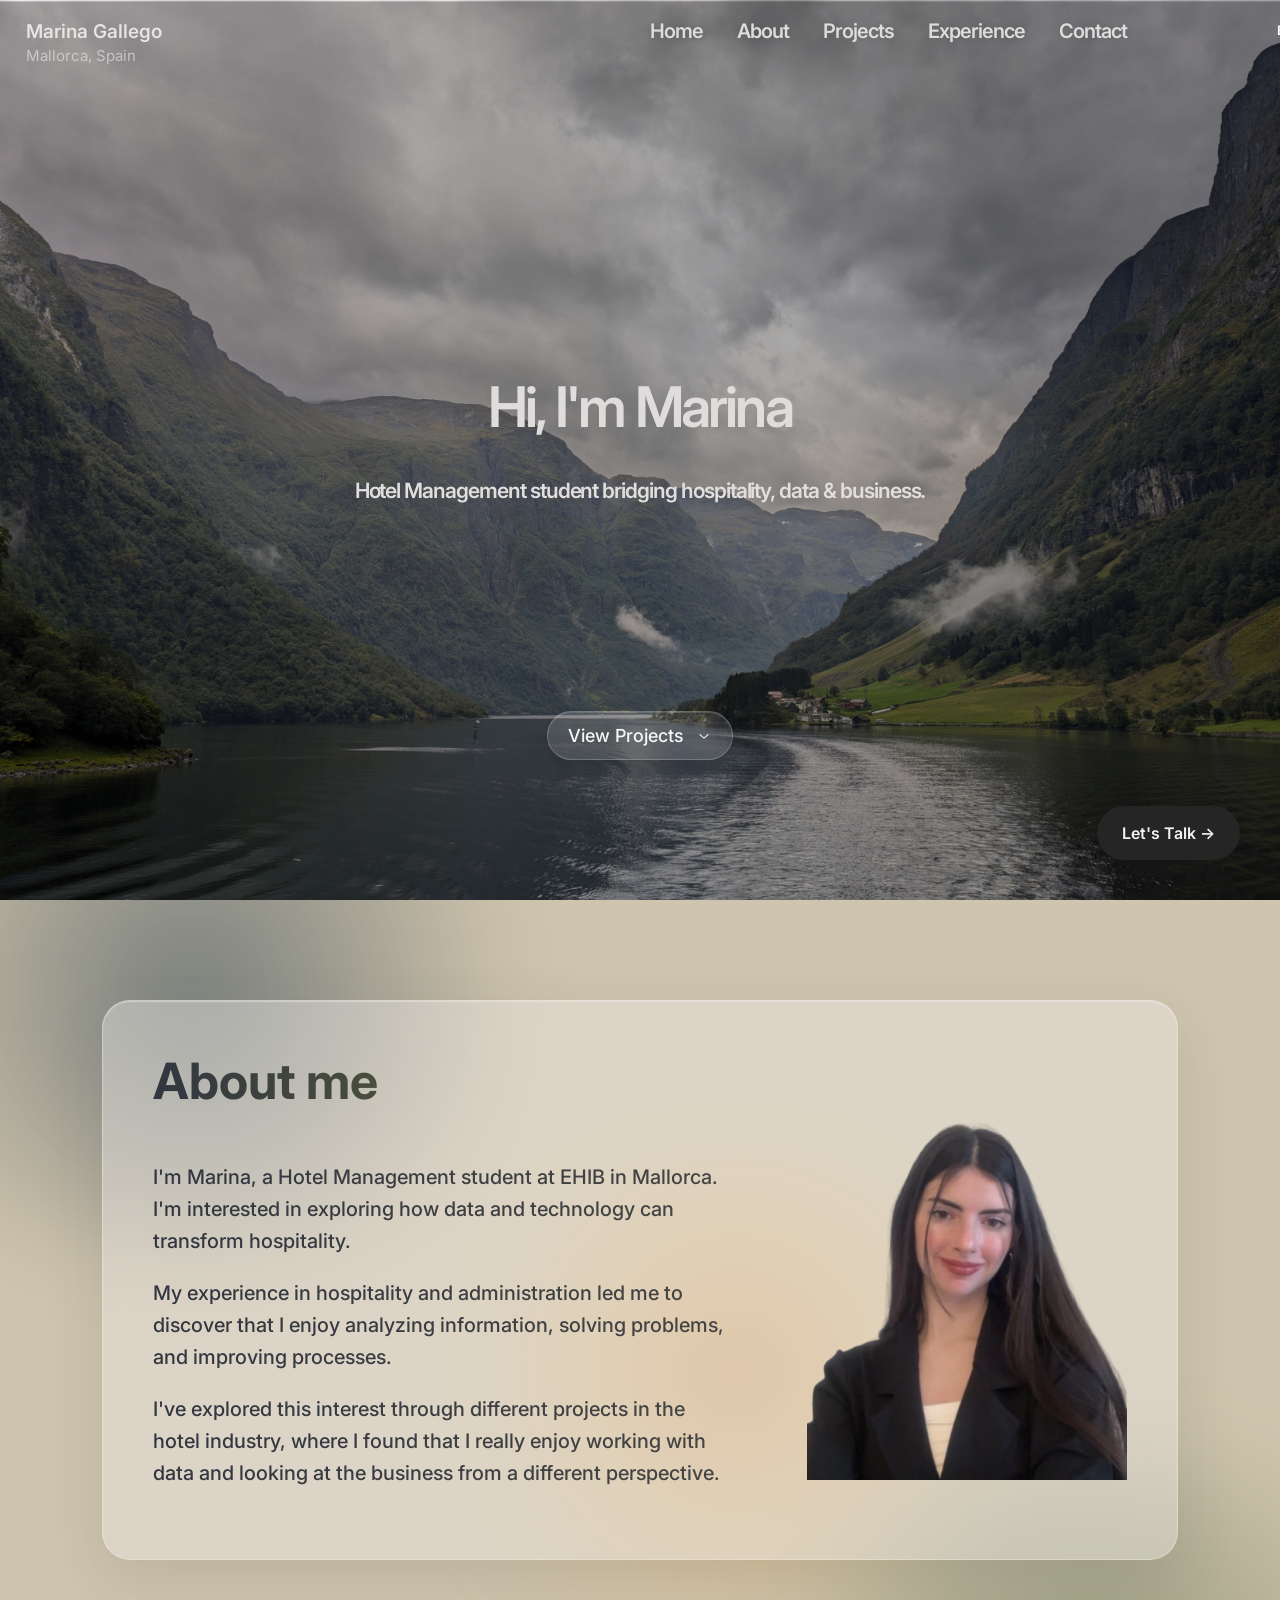
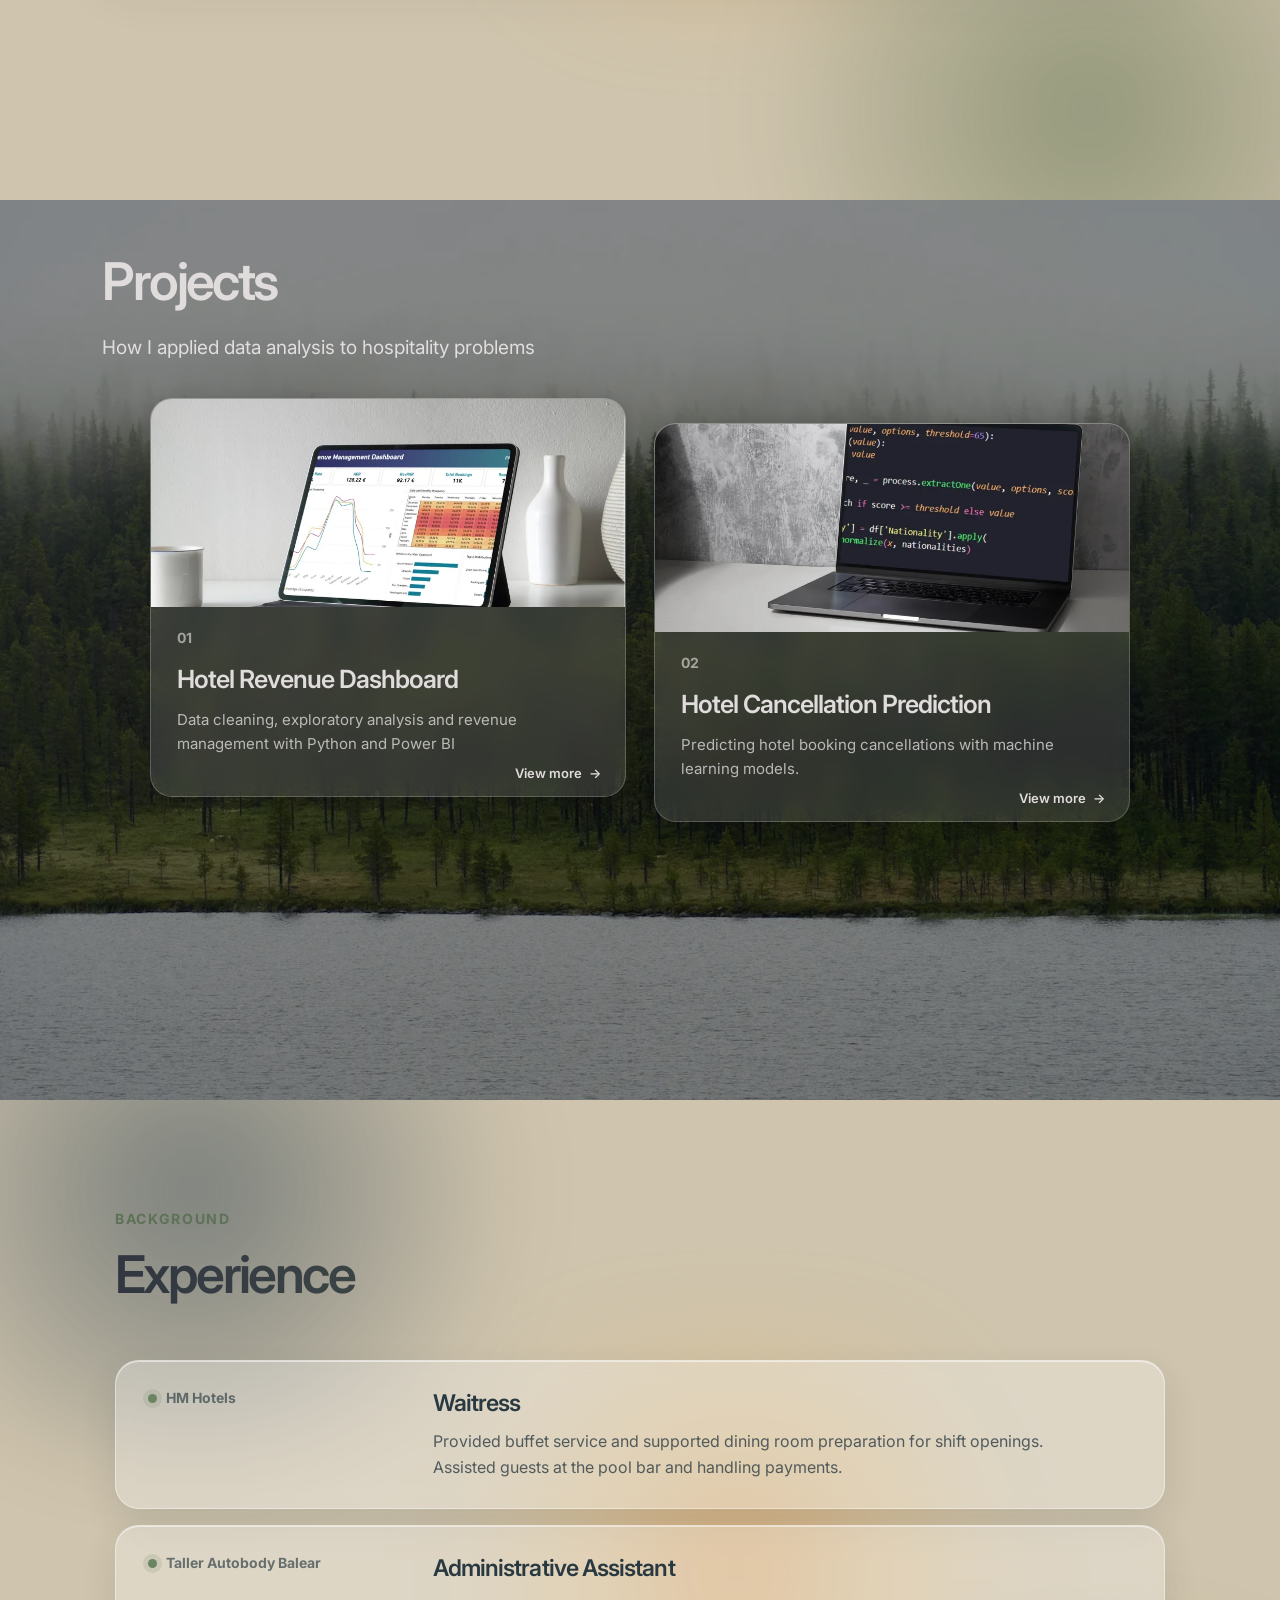
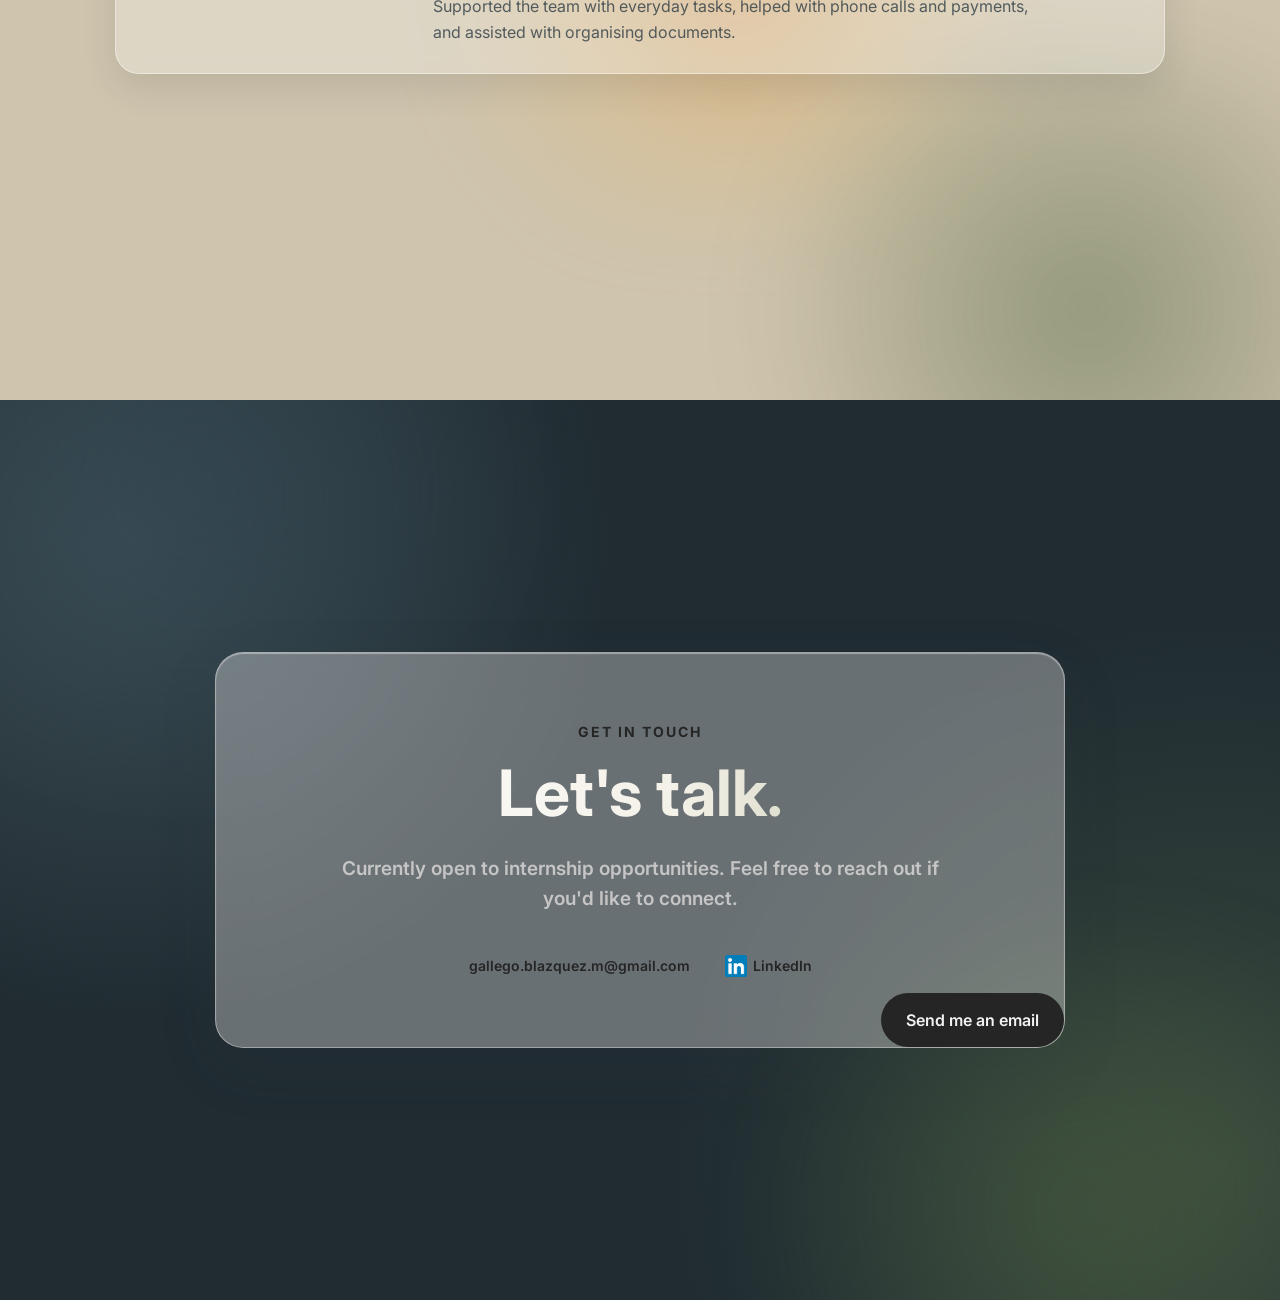
<file: index.html>
<!DOCTYPE html>
<html lang="en">
<head>
    <meta charset="UTF-8">
    <meta name="viewport" content="width=device-width, initial-scale=1.0, viewport-fit=cover">
    <title>Marina Gallego | Data & Revenue Analytics</title>
    <link rel="stylesheet" href="style.css">

    <link rel="preconnect" href="https://fonts.googleapis.com">
    <link rel="preconnect" href="https://fonts.gstatic.com" crossorigin>
    <link href="https://fonts.googleapis.com/css2?family=Liter&display=swap" rel="stylesheet">
    <link rel="preconnect" href="https://fonts.googleapis.com">
    <link rel="preconnect" href="https://fonts.gstatic.com" crossorigin>
    <link href="https://fonts.googleapis.com/css2?family=Inter:wght@400;500;600;700;800&display=swap" rel="stylesheet">
</head>

<body>
    <header>
        <div class="header-background"></div>
    <nav>
        <div class="navbar">

           
            <div class="nav-links">
                <a href="#home" data-i18n="nav-home">Home</a>
                <a href="#about" data-i18n="nav-about">About</a>
                <a href="#projects" data-i18n="nav-projects">Projects</a>
                <a href="#experience" data-i18n="nav-experience">Experience</a>
                <a href="#contact" data-i18n="nav-contact">Contact</a>
            </div>

            <div class="language-switcher">
                <button class="language-button" data-language="en">EN</button>
                <button class="language-button" data-language="es">ES</button>
            </div>

            <button class="mobile-menu-button" aria-label="Open menu">
                <span></span>
                <span></span>
            </button>

        </div>
    </nav>
</header>

<main>
    <section class="hero" id="home">

        <div class="hero-text">
            <p class="hero-name">Marina Gallego</p>
            <span class="hero-location" data-i18n="hero-location">Mallorca, Spain</span>
            <div class="hero-intro">
                <div class="hero-title">
                    <h1 data-i18n="hero-greeting">
                        Hi, I'm Marina</h1>
                    <p class="hero-role" data-i18n="hero-role">Hotel Management student bridging hospitality, data & business.</p>
                </div>
            </div>

        </div>

        <div class="hero-buttons">
           <a href="#projects" class="projects-link">
                <span data-i18n="hero-projects">View Projects</span>
                <img src="icons/arrow-ios-downward-outline.svg" alt="">
           </a>
           <a href="#contact"  class="contact-link" data-i18n="hero-contact">Let's Talk →</a>
        </div>

    </section>


<section id="about" class="about">
    <div class="ambient-beige"></div>

    <div class="about-content">

        <div class="about-copy">
            <h2 data-i18n="about-label">About me</h2>

            <div class="about-text">
                <p data-i18n="about-text-1">
                    I'm Marina, a Hotel Management student at EHIB in Mallorca. I'm interested in the intersection of hospitality, data, and technology.
                </p>
                <p data-i18n="about-text-2">
                    My experience in hospitality and administration led me to discover that I enjoy analyzing information, solving problems, and improving processes.
                </p>
                <p data-i18n="about-text-3">
                    I've explored this interest through different projects in the hotel industry, where I found that I really enjoy working with data and looking at the business from a different perspective.
                </p>

                
            </div>
        </div>

        <div class="about-image">
            <img src="images/profile.webp" alt="Marina Gallego">
        </div>

    </div>

</section>

<section id="projects" class="projects">
    <div class="projects-content">
        <h2 data-i18n="projects-title">Projects</h2>
        <p class="projects-intro" data-i18n="projects-intro">How I applied data analysis to hospitality problems</p>

        <div class="projects-grid">
            <article class="project-card">
                <img class="project-image" src="images/pc.webp" alt="Hotel revenue dashboard project">
                <div class="project-card-content">
                    <span class="project-number">01</span>
                    <h3 data-i18n="project-01-title">Hotel Revenue Dashboard</h3>
                    <p data-i18n="project-01-description">Data cleaning, exploratory analysis and revenue management with Python and Power BI</p>
                </div>
                <a class="project-more" href="revenue-dashboard.html" data-i18n="project-view">View more <span aria-hidden="true">&rarr;</span></a>
            </article>

            <article class="project-card">
                <img class="project-image" src="images/prediction.webp" alt="Prediction project visualisation">
                <div class="project-card-content">
                    <span class="project-number">02</span>
                    <h3 data-i18n="project-02-title">Hotel Cancellation Prediction</h3>
                    <p data-i18n="project-02-description">Predicting hotel booking cancellations with machine learning models.</p>
                </div>
                <a class="project-more" href="hotel-cancellation-prediction.html" data-i18n="project-view">View more <span aria-hidden="true">&rarr;</span></a>
            </article>
        </div>
    </div>
</section>

<section id="experience" class="experience">
    <div class="ambient-beige"></div>
    <div class="experience-content">
        <p class="experience-eyebrow" data-i18n="experience-title">Background</p>
        <h2 data-i18n="experience-label">Experience</h2>

        <div class="experience-list">
            <article class="experience-item">
                <p class="experience-period">HM Hotels</p>
                <div>
                    <h3 data-i18n="experience-01-role">Waitress</h3>
                    <p data-i18n="experience-01-description">Provided buffet service and supported dining room preparation for shift openings. 
                       Assisted guests at the pool bar and handling payments.
                    </p>
                </div>
            </article>

            <article class="experience-item">
                <p class="experience-period">Taller Autobody Balear</p>
                <div>
                    <h3 data-i18n="experience-02-role">Administrative Assistant</h3>
                    <p data-i18n="experience-02-description">Supported the team with everyday tasks, helped with phone calls and payments, and assisted with organising documents.</p>
                </div>
            </article>
        </div>
    </div>
</section>




<section id="contact" class="contact">

    <div class="contact-content">

        <p class="contact-eyebrow" data-i18n="contact-title">Get in touch</p>

        <h2 data-i18n="contact-intro">Let's talk.</h2>

        <p class="contact-intro" data-i18n="contact-availability">
            Currently open to internship opportunities. Feel free to reach out if you'd like to connect.
        </p>

        <a href="mailto:gallego.blazquez.m@gmail.com" class="contact-link">
            <span data-i18n="contact-email">Send me an email</span>
        </a>

        <div class="contact-details">
            <a href="mailto:gallego.blazquez.m@gmail.com">gallego.blazquez.m@gmail.com</a>
            <a class="linkedin-link" href="https://www.linkedin.com/in/marina-gallego-bl" target="_blank" rel="noopener noreferrer" aria-label="LinkedIn de Marina Gallego">
                <img class="linkedin-logo" src="icons/LinkedIn_icon.svg.webp" alt="LinkedIn">
                <span>LinkedIn</span>
            </a>
        </div>

    </div>

</section>

</main>

<script>
const sections = document.querySelectorAll(
    '#about, #projects, #experience, #contact'
);

const observer = new IntersectionObserver((entries) => {
    entries.forEach(entry => {
        if (entry.isIntersecting) {
            entry.target.classList.add('visible');
        }
    });
}, {
    threshold: 0.15
});

sections.forEach(section => observer.observe(section));
</script>
<script>
window.addEventListener("scroll", function () {
    const header = document.querySelector("header");

    if (window.scrollY > 50) {
        header.classList.add("scrolled");
    } else {
        header.classList.remove("scrolled");
    }
});
</script>
<script>
function setViewportHeight() {
    const viewport = window.visualViewport;
    const height = viewport ? viewport.height : window.innerHeight;
    document.documentElement.style.setProperty('--vh', `${height * 0.01}px`);
}

function refreshViewportHeight() {
    // Safari updates visualViewport just after rotating the device.
    requestAnimationFrame(() => {
        setViewportHeight();
        setTimeout(setViewportHeight, 150);
    });
}

setViewportHeight();
window.addEventListener('resize', refreshViewportHeight, { passive: true });
window.addEventListener('orientationchange', refreshViewportHeight, { passive: true });
if (window.visualViewport) {
    window.visualViewport.addEventListener('resize', refreshViewportHeight, { passive: true });
}
</script>
<script src="language.js"></script>
</body>
</html>
</file>
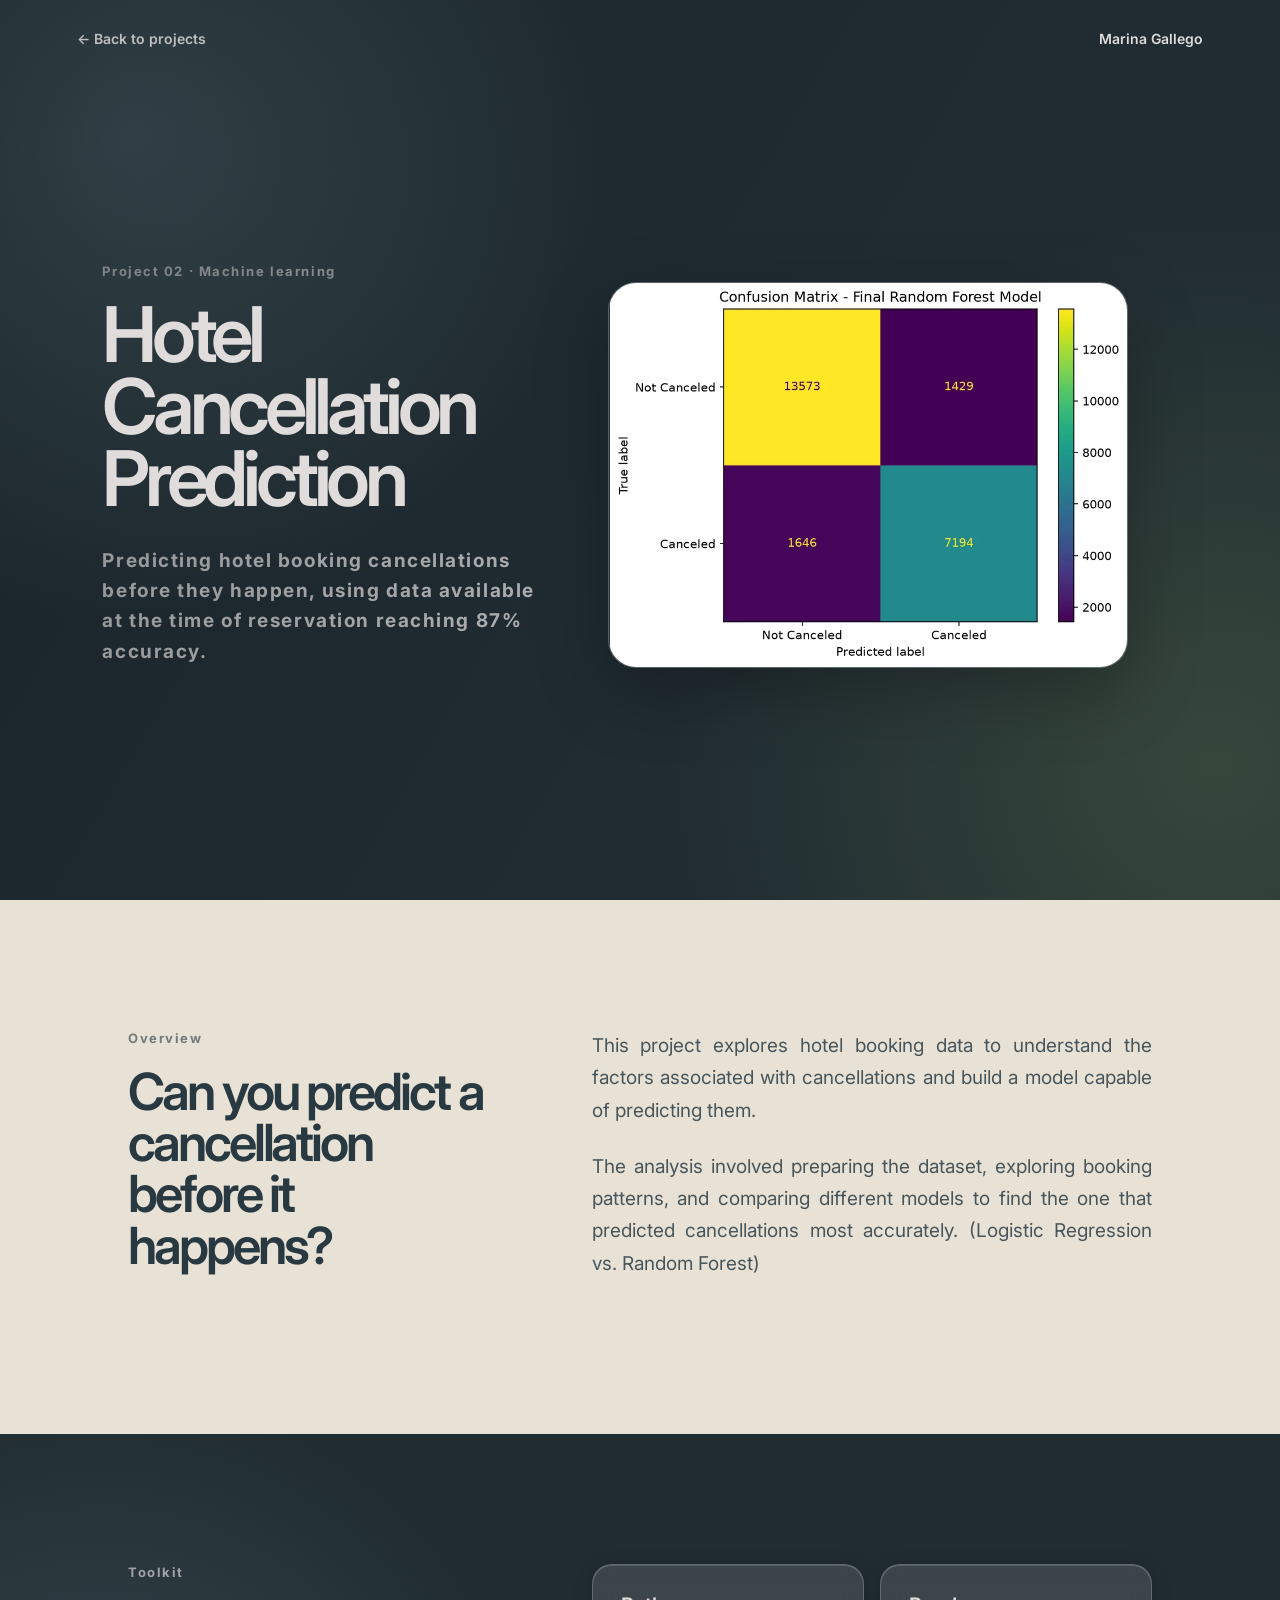
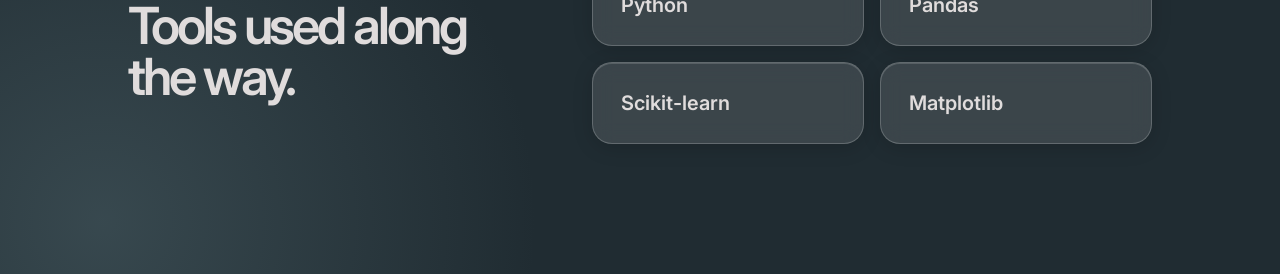
<file: hotel-cancellation-prediction.html>
<!DOCTYPE html>
<html lang="en">

<head>
    <meta charset="UTF-8">
    <meta name="viewport" content="width=device-width, initial-scale=1.0">

    <title>Hotel Cancellation Prediction | Marina Gallego</title>

    <link rel="preconnect" href="https://fonts.googleapis.com">
    <link rel="preconnect" href="https://fonts.gstatic.com" crossorigin>

    <link
        href="https://fonts.googleapis.com/css2?family=Inter:wght@400;500;600;700;800&display=swap"
        rel="stylesheet"
    >

    <link rel="stylesheet" href="style.css">
</head>

<body class="case-study">

    <div class="case-header">
        <a class="case-back" href="index.html#projects">
            <span data-i18n="case-back">← Back to projects</span>
        </a>

        <p>Marina Gallego</p>
    </div>


    <main>

        <!-- HERO -->

        <section class="case-hero case-hero-cancellation">
            
            <div class="case-hero-content">

                <p class="case-label" data-i18n="cancellation-label">
                    Project 02 · Machine learning
                </p>

                <h1>
                    <span data-i18n="cancellation-title">
                        Hotel Cancellation<br>Prediction
                    </span>
                </h1>

                <p class="case-lead" data-i18n="cancellation-lead">
                      Predicting hotel booking cancellations before they happen, using data available at the time of reservation reaching 87% accuracy.
                </p>

            </div>


            <div class="case-image-wrap case-image-wrap-cancellation">

                <img
                    src="images/confusion_matrix.webp"
                    alt="Hotel Cancellation Prediction project preview"
                >

            </div>

        </section>


        <!-- OVERVIEW -->

        <section class="case-section case-overview reveal">

            <div class="case-section-heading">

                <p class="case-label" data-i18n="cancellation-overview-label">
                    Overview
                </p>

                <h2 data-i18n="cancellation-overview-title">
                    Can you predict a cancellation before it happens?
                </h2>

            </div>


            <div class="case-copy">

                <p data-i18n="cancellation-overview-text-1">
                    This project explores hotel booking data to understand
                    the factors associated with cancellations and build a
                    model capable of predicting them.
                </p>

                <p data-i18n="cancellation-overview-text-2">
                    The analysis involved preparing the dataset, exploring booking patterns, and comparing different models to find the one that predicted cancellations most accurately. (Logistic Regression vs. Random Forest)
                </p>

            </div>

        </section>


        <!-- TOOLKIT -->

        <section class="case-section case-tools reveal">

            <div class="case-section-heading">

                <p class="case-label" data-i18n="cancellation-toolkit-label">
                    Toolkit
                </p>

                <h2 data-i18n="cancellation-toolkit-title">
                    Tools used along the way.
                </h2>

            </div>


            <div class="tools-grid">

                <div class="tool" style="--delay: 0ms">
                    Python
                </div>

                <div class="tool" style="--delay: 120ms">
                    Pandas
                </div>

                <div class="tool" style="--delay: 240ms">
                    Scikit-learn
                </div>

                <div class="tool" style="--delay: 360ms">
                    Matplotlib
                </div>

            </div>

        </section>

    </main>


    <script>

        const revealItems = document.querySelectorAll('.reveal');

        const observer = new IntersectionObserver((entries) => {

            entries.forEach((entry) => {

                if (entry.isIntersecting) {

                    entry.target.classList.add('visible');

                    observer.unobserve(entry.target);

                }

            });

        }, {
            threshold: 0.2
        });


        revealItems.forEach((item) => observer.observe(item));

    </script>
    <script src="language.js"></script>

</body>

</html>
</file>
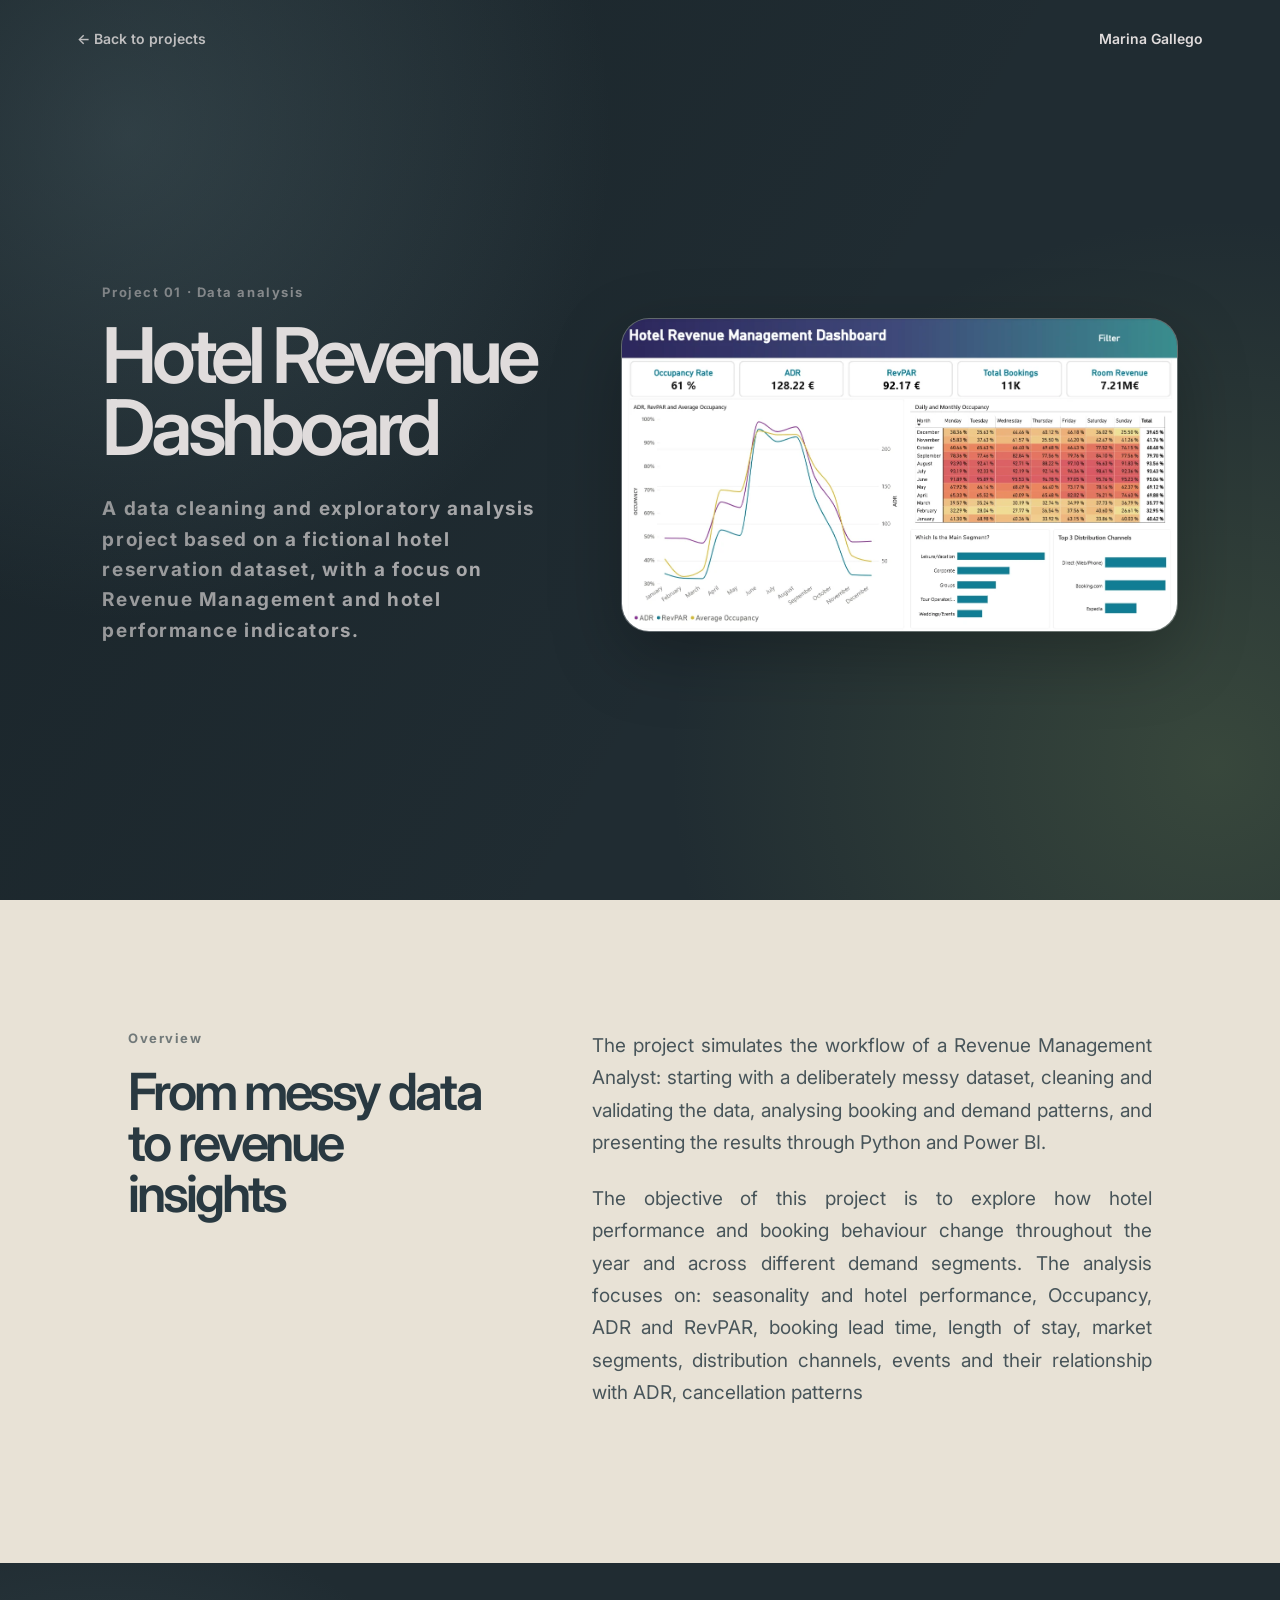
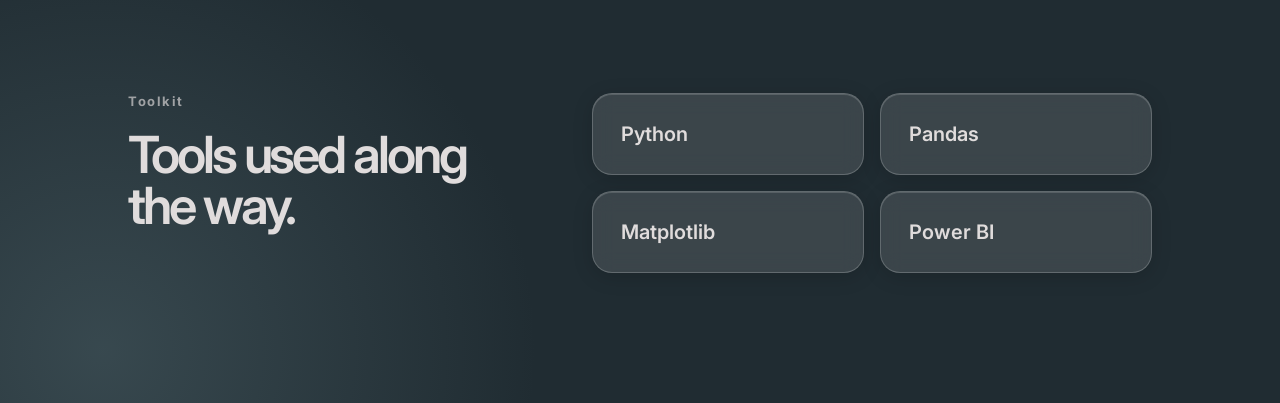
<file: revenue-dashboard.html>
<!DOCTYPE html>
<html lang="en">
<head>
    <meta charset="UTF-8">
    <meta name="viewport" content="width=device-width, initial-scale=1.0">
    <title>Hotel Revenue Dashboard | Marina Gallego</title>
    <link rel="preconnect" href="https://fonts.googleapis.com">
    <link rel="preconnect" href="https://fonts.gstatic.com" crossorigin>
    <link href="https://fonts.googleapis.com/css2?family=Inter:wght@400;500;600;700;800&display=swap" rel="stylesheet">
    <link rel="stylesheet" href="style.css">
</head>

<body class="case-study">
    <div class="case-header">
        <a class="case-back" href="index.html#projects">
            <span data-i18n="case-back">← Back to projects</span>
        </a>
        <p>Marina Gallego</p>
    </div>

    <main>
        <section class="case-hero">
            <div class="case-hero-content">
                <p class="case-label" data-i18n="revenue-label">Project 01 · Data analysis</p>
                <h1>
                    <span data-i18n="revenue-title">
                        Hotel Revenue<br>Dashboard
                    </span>
                </h1>
                <p class="case-lead" data-i18n="revenue-lead">
                    A data cleaning and exploratory analysis project based on a fictional hotel reservation dataset, with a focus on Revenue Management and hotel performance indicators.
                </p>
            </div>
            <div class="case-image-wrap">
                <img src="images/power_bi_dashboard.webp" alt="Hotel Revenue Dashboard preview">
            </div>
        </section>

        <section class="case-section case-overview reveal">
            <div class="case-section-heading">
                <p class="case-label" data-i18n="revenue-overview-label">
                    Overview
                </p>
                <h2 data-i18n="revenue-overview-title">
                    From messy data to revenue insights
                </h2>
            </div>
            <div class="case-copy">
                <p data-i18n="revenue-overview-text-1">
                    The project simulates the workflow of a Revenue Management Analyst: starting with a deliberately messy dataset, cleaning and validating the data, analysing booking and demand patterns, and presenting the results through Python and Power BI.
                </p>
                <p data-i18n="revenue-overview-text-2">
                    The objective of this project is to explore how hotel performance and booking behaviour change throughout the year and across different demand segments. The analysis focuses on: seasonality and hotel performance, Occupancy, ADR and RevPAR, booking lead time, length of stay, market segments, distribution channels, events and their relationship with ADR, cancellation patterns
                </p>
            </div>
        </section>

        <section class="case-section case-tools reveal">
            <div class="case-section-heading">
                <p class="case-label" data-i18n="revenue-toolkit-label">
                    Toolkit
                </p>
                <h2 data-i18n="revenue-toolkit-title">
                    Tools used along the way.
                </h2>
            </div>
            <div class="tools-grid">
                <div class="tool" style="--delay: 0ms">Python</div>
                <div class="tool" style="--delay: 120ms">Pandas</div>
                <div class="tool" style="--delay: 240ms">Matplotlib</div>
                <div class="tool" style="--delay: 360ms">Power BI</div>
            </div>
        </section>
    </main>

    <script>
        const revealItems = document.querySelectorAll('.reveal');

        const observer = new IntersectionObserver((entries) => {
            entries.forEach((entry) => {
                if (entry.isIntersecting) {
                    entry.target.classList.add('visible');
                    observer.unobserve(entry.target);
                }
            });
        }, { threshold: 0.2 });

        revealItems.forEach((item) => observer.observe(item));
    </script>
    <script src="language.js"></script>
</body>
</html>
</file>
<file: style.css>
* {
    margin: 0;
    padding: 0;
    box-sizing: border-box;
}

html {
    scroll-behavior: smooth;
    background: #000;

} 


body {
    font-family: Arial, sans-serif;
    overflow-x: hidden;
    margin: 0;
    padding: 0;
    width: 100%;
    min-height: 100%;
    background: #000;
}

/* Barra de navegación sobre la imagen principal */
header {
    position: fixed;
    top: 0;
    left: 0;
    width: 100%;
    z-index: 1000;
    padding: 20px 6%;
}

.header-background {
    position: absolute;
    top: 0;
    left: 0;
    width: 100%;
    height: 50px;

    background: rgba(242, 240, 240, 0.08);
    backdrop-filter: blur(12px);
    -webkit-backdrop-filter: blur(12px);

    opacity: 0;
    transition: opacity 0.6s ease;

    z-index: 0;
    pointer-events: none;
}

header.scrolled .header-background {
    opacity: 1;
}

header nav {
    position: relative;
    z-index: 1;
}

nav {
    max-width: 1200px;
    margin: 0 auto;
}

.navbar {
    display: flex;
    align-items: center;
    justify-content: flex-end;
    width: 100%;
}

.nav-links {
    display: flex;
    align-items: center;
    gap: 34px;
    transform: translate(0, 1px);
}

.nav-links a {
    color: #e0dcdc;
    text-decoration: none;
    font-family: "Inter", sans-serif;
    font-weight: 580;
    font-size: 20px;
    letter-spacing: -0.05em;
    line-height: 100%;
    transition: color 0.6s ease, opacity 0.3s ease;
    text-shadow: 0 1px 8px rgba(0, 0, 0, 0.18);
}

/* Cuando aparece el cristal */
header.scrolled .nav-links a {
    color: #ffffff;
    text-shadow: 0 1px 5px rgba(0, 0, 0, 0.45);
    transition: opacity 0.3s ease;}

.nav-links a:hover {
    opacity: 0.7;
}

.language-switcher {
display: flex;
align-items: center;
gap: 6px;

margin-left: 28px;
transform: translateX(120px);
font-family: "Inter", sans-serif;
font-size: 13px;
font-weight: 600;

color: rgba(255, 255, 255, 0.65);

}

.language-button {
border: none;
background: transparent;

color: rgba(255, 255, 255, 0.55);

font-family: "Inter", sans-serif;
font-size: 13px;
font-weight: 600;

cursor: pointer;

padding: 2px;

transition:
    color 0.25s ease,
    opacity 0.25s ease;

}

.language-button {
color: #ffffff;
}

.language-button.active {
color: #ffffff;
}

.mobile-menu-button {
display: none;

width: 42px;
height: 42px;

border: 1px solid rgba(255, 255, 255, 0.25);
border-radius: 50%;

background: rgba(255, 255, 255, 0.10);

backdrop-filter: blur(8px);
-webkit-backdrop-filter: blur(8px);

cursor: pointer;

position: relative;

}

.mobile-menu-button span {
position: absolute;

width: 15px;
height: 1.5px;

background: #ffffff;

left: 50%;

transform: translateX(-50%);

transition: transform 0.3s ease;

}

.mobile-menu-button span:first-child {
top: 16px;
}

.mobile-menu-button span:last-child {
top: 23px;
}

.mobile-menu-button.open span:first-child {
transform:
translateX(-50%)
translateY(3.5px)
rotate(45deg);
}

.mobile-menu-button.open span:last-child {
transform:
translateX(-50%)
translateY(-3.5px)
rotate(-45deg);
}





html,
body {
    margin: 0;
    padding: 0;
}

@font-face {
    font-family: "Geist";
    src: url("fonts/Geist.woff2") format("woff2");
}


.logo {
    display: flex;
    flex-direction: column;
}


.logo p {
    margin: 0;

    font-family: "Inter", sans-serif;
    color: #e9e4e4;

    font-weight: 580;
}


.logo span {
    margin-top: 4px;

    font-family: "Inter", sans-serif;
    color: rgba(233, 228, 228, 0.55);

    font-size: 11px;
}

.navbar {
    display: flex;
    align-items: center;
    justify-content: flex-end;
    width: 100%;
}




h1 {
    font-family: "Inter", sans-serif;
    margin: 0;
    font-size: clamp(42px, 5vw, 56px);
    font-weight: 600;
    font-style: normal;
    letter-spacing: -0.05em;
    line-height: 100%;
    text-align: center;
    color: #e0dcdc;
    padding-bottom: 30px;
    animation: heroFade 1s ease forwards;
}
.hero {
    position: relative;
    height: 100vh;
    height: calc(var(--vh, 1vh) * 100);
    min-height: 100vh;
    min-height: calc(var(--vh, 1vh) * 100);
    overflow: hidden;
    background-image: url("images/photo.jpg");
    background-repeat: no-repeat;
    display: flex;
    background-size: cover;
    background-position: center center;
    justify-content: center;
    align-items: center;
}



.hero-intro {
    display: flex;
    align-items: center;
    justify-content: center;
    gap: 28px;
    margin-bottom: 20px;
}

.hero-role {
   font-family: "Inter", sans-serif;
    margin: 0;
    font-size: clamp(17px, 2vw, 21px);
    font-weight: 600;
    font-style: normal;
    letter-spacing: -0.05em;
    line-height: 100%;
    text-align: center;
    color: #e1dede;
    margin-top: 15px;
    max-width: 600px;
    opacity: 0;
    animation: heroFade 0.9s ease forwards;
    animation-delay: 0.25s;
}



.hero-name {
    margin: 0;
    color: #e9e4e4;
    font-family: "Inter", sans-serif;
    font-size: 19px;
    font-weight: 580;
    position: absolute;
    top: 20px;
    left: 2%;
}

.hero-location {
    display: block;
    margin-top: 4px;
    margin-bottom: 35px;
    color: rgba(233, 228, 228, 0.65);
    font-family: "Inter", sans-serif;
    font-size: 15px;
    position: absolute;
    top: 42px;
    left: 2%;
}

.hero-buttons {
    position: absolute;
    bottom: 40px;
    left: 40px;
    right: 40px;

    display: flex;
    justify-content: space-between;
    opacity: 0;
    animation: heroFade 0.9s ease forwards;
    animation-delay: 0.5s;
}

@keyframes heroFade {
    from {
        opacity: 0;
        transform: translateY(25px);
    }

    to {
        opacity: 1;
        transform: translateY(0);
    }
}

.projects-link{
    display: inline-flex;
    align-items: center;
    gap: 12px;

    padding: 13px 20px;

    border-radius: 999px;

    background: rgba(255, 255, 255, 0.12);
    border: 1px solid rgba(255, 255, 255, 0.20);

    backdrop-filter: blur(6px);
    -webkit-backdrop-filter: blur(6px);

    color: rgba(255, 255, 255, 0.95);

    font-family: "Inter", sans-serif;
    font-size: 18px;
    font-weight: 500;

    text-decoration: none;

    box-shadow:
        0 4px 20px rgba(0, 0, 0, 0.15),
        inset 0 1px 0 rgba(255, 255, 255, 0.15);

    transition: all 0.3s ease;
     position: absolute;
     bottom: 100px;
    left: 50%;
    transform: translateX(-50%);
}

.projects-link:hover {
    background: rgba(255, 255, 255, 0.20);
    transform: translateY(-2px) translateX(-50%);
}

.projects-link img {
   width: 16px;
    height: 16px;
    transition: transform 0.3s ease;
}


.contact-link{
    position: absolute;
    right: 0;
    bottom: 0;
    background: #f2f2f2;
    color: #111;

    display: inline-flex;
    align-items: center;
    gap: 10px;

    padding: 13px 20px;
    border-radius: 999px;

    font-family: "Inter", sans-serif;
    font-size: 14px;
    font-weight: 600;

    text-decoration: none;

    transition: transform 0.3s ease, background 0.3s ease;
}

.contact-link:hover {
    background: #ffffff;
    transform: translateY(-2px);
}

@property --x-blue {
    syntax: '<percentage>';
    inherits: false;
    initial-value: 10%;
}

@property --y-blue {
    syntax: '<percentage>';
    inherits: false;
    initial-value: 10%;
}

@property --x-green {
    syntax: '<percentage>';
    inherits: false;
    initial-value: 90%;
}

@property --y-green {
    syntax: '<percentage>';
    inherits: false;
    initial-value: 90%;
}

@keyframes ambientBackground {

    0% {
        background-position:
            0% 0%,
            100% 0%,
            100% 100%,
            0% 100%;
    }

    50% {
        background-position:
            15% 20%,
            80% 15%,
            85% 80%,
            20% 90%;
    }

    100% {
        background-position:
            5% 30%,
            90% 25%,
            75% 90%,
            10% 75%;
    }
}

@keyframes blueMove {

    0% {
        transform: translate(0, 0) scale(1);
    }

    50% {
        transform: translate(80px, 50px) scale(1.15);
    }

    100% {
        transform: translate(20px, 120px) scale(0.95);
    }
}

@keyframes greenMove {

    0% {
        transform: translate(0, 0) scale(1);
    }

    50% {
        transform: translate(-100px, -50px) scale(1.1);
    }

    100% {
        transform: translate(-40px, -100px) scale(0.95);
    }
}

@keyframes beigeMove {

    0% {
        transform: translate(-50px, 20px) scale(1);
    }

    50% {
        transform: translate(70px, -40px) scale(1.15);
    }

    100% {
        transform: translate(-20px, 70px) scale(0.9);
    }
}
.ambient-beige {
    position: absolute;

    width: 55%;
    height: 55%;

    background: radial-gradient(
        circle,
        rgba(222, 146, 66, 0.48) 0%,
        rgba(235, 184, 99, 0.24) 38%,
        transparent 70%
    );

    filter: blur(40px);

    top: 25%;
    left: 30%;

    animation: beigeMove 12s ease-in-out infinite alternate;

    pointer-events: none;
    will-change: transform;
}

#about h2,
#about .about-text p,
#about .about-image {
    opacity: 0;
    transform: translateY(25px);
    transition: opacity 0.8s ease, transform 0.8s ease;
}

#about.visible h2 {
    opacity: 1;
    transform: translateY(0);
}

#about.visible .about-text p {
    opacity: 1;
    transform: translateY(0);
}

#about.visible .about-text p:nth-child(1) {
    transition-delay: 0.15s;
}

#about.visible .about-text p:nth-child(2) {
    transition-delay: 0.3s;
}

#about.visible .about-text p:nth-child(3) {
    transition-delay: 0.45s;
}

#about.visible .about-image {
    opacity: 1;
    transform: translateY(0);
    transition-delay: 0.3s;
}

#about {
    width: 100%;
    margin: 0;
    min-height: 100svh;
    padding: 100px 8%;
    }

.about {
    position: relative;
    overflow: hidden;
    isolation: isolate;
    min-height: 100vh;
    background: #cfc4ad;
}

.about::before,
.about::after {
    content: "";
    position: absolute;
    width: 60%;
    height: 60%;
    border-radius: 50%;
    filter: blur(40px);
    pointer-events: none;
}

.about::before {
    background:
        radial-gradient(
            circle,
            rgba(47, 67, 80, 0.54) 0%,
            rgba(47, 67, 80, 0.20) 45%,
            transparent 70%
        );

    top: -20%;
    left: -15%;
    animation: greenMove 10s ease-in-out infinite alternate;
}

.about::after {
    background:
        radial-gradient(
            circle,
            rgba(79, 101, 65, 0.48) 0%,
            rgba(79, 101, 65, 0.18) 45%,
            transparent 70%
        );

    bottom: -20%;
    right: -15%;

    animation: greenMove 13s ease-in-out infinite alternate;
   
}



.about-content {
    position: relative;
    z-index: 1;
    max-width: 1200px;
    margin: 0 auto;
    opacity: 1;
    font-family: "Inter", sans-serif;
    display: flex;
    align-items: center;
    justify-content: space-between;
    gap: 80px;

    background: rgba(242, 240, 240, 0.38);
    backdrop-filter: blur(18px);
    -webkit-backdrop-filter: blur(18px);

    border: 1px solid rgba(242, 240, 240, 0.35);
    border-radius: 28px;
    padding: 50px;

    box-shadow:
        0 20px 60px rgba(49, 54, 64, 0.12),
        inset 0 1px 1px rgba(242, 240, 240, 0.45);

    transition: transform 0.4s ease;
}

    
.about-content:hover {
    transform: translateY(-4px) !important;
    background: rgba(242, 240, 240, 0.45);
}



#about h2 {
    font-family: "Inter", sans-serif;
    font-size: 50px;
    margin-bottom: 50px;
     background: linear-gradient(
        90deg,
        #313640,
        #717336
    );

    -webkit-background-clip: text;
    -webkit-text-fill-color: transparent;
}

.about-text {
    max-width: 700px;
}

.about-text p {
    font-family: "Inter", sans-serif;
    font-size: clamp(17px, 2vw, 20px);
    font-weight: 500;
    line-height: 1.6;
    margin-bottom: 20px;
    background: linear-gradient(
        90deg,
        #313640,
        #454544
    );

    -webkit-background-clip: text;
    -webkit-text-fill-color: transparent;
}

.about-image {
    width: 320px;
    height: 400px;
    overflow: hidden;
    flex-shrink: 0;
}

.about-image img {
    width: 100%;
    height: 100%;
    object-fit: cover;
}



.projects {
    position: relative;
    overflow: hidden;
    min-height: 100svh;
    padding: 50px 8%;
    background: url("images/barnabas-davoti-_0gJjCAbyUI-unsplash.webp") center / cover no-repeat;
    color: #e0dcdc;
}

.projects::before {
    content: "";
    position: absolute;
    inset: 0;
    background: rgba(16, 20, 23, 0.50);
}

.projects-content {
    position: relative;
    z-index: 1;
    max-width: 1200px;
    margin: 0 auto;
}

.projects-content h2,
.projects-intro {
    opacity: 0;
    transform: translateY(20px);
    transition: opacity 0.7s ease, transform 0.7s ease;
}

#projects h2,
#projects .projects-intro {
    opacity: 0;
    transform: translateY(20px);
    transition: opacity 0.7s ease, transform 0.7s ease;
}

#projects.visible h2 {
    opacity: 1;
    transform: translateY(0);
}

#projects.visible .projects-intro {
    opacity: 1;
    transform: translateY(0);
    transition-delay: 0.15s;
}

#projects.visible .projects-content h2 {
    opacity: 1;
    transform: translateY(0);
}


#projects h2 {
    margin-bottom: 20px;
    font-family: "Inter", sans-serif;
    font-size: clamp(42px, 5vw, 52px);
    font-weight: 600;
    letter-spacing: -0.05em;
    color: #e0dcdc;

}

.projects-intro {
    max-width: 610px;
    margin-bottom: 35px;
    color: #e1dede;
    font-family: "Inter", sans-serif;
    font-size: clamp(17px, 2vw, 19px);
    line-height: 1.6;
}

.projects-grid {
    display: grid;
    grid-template-columns: repeat(2, minmax(0, 1fr));
    gap: 28px;
    max-width: 980px;
    margin: 0 auto;
    align-items: start;
}

.project-card {
    position: relative;
    overflow: hidden;
    border: 1px solid rgba(255, 255, 255, 0.20);
    border-radius: 22px;
    background: rgba(255, 255, 255, 0.12);
    font-family: "Inter", sans-serif;
    backdrop-filter: blur(12px);
    -webkit-backdrop-filter: blur(8px);

    box-shadow:
        0 4px 20px rgba(0, 0, 0, 0.15),
        inset 0 1px 0 rgba(255, 255, 255, 0.15);
    transition: transform 0.3s ease, background 0.3s ease;
}

.project-card:nth-child(2) {
    margin-top: 25px;
}

.project-card:hover {
    background: rgba(255, 255, 255, 0.20);
    transform: translateY(-7px);
}

.project-image {
    display: block;
    width: 100%;
    aspect-ratio: 16 / 7;
    object-fit: cover;
    object-position: center 50%;
}

.project-card-content {
    padding: 22px 26px 40px;
}

.project-more {
    position: absolute;
    right: 24px;
    bottom: 15px;
    color: #e0dcdc;
    font-family: "Inter", sans-serif;
    font-size: 13px;
    font-weight: 600;
    text-decoration: none;
}

.project-more span {
    display: inline-block;
    margin-left: 4px;
    transition: transform 0.25s ease;
}

.project-more:hover span {
    transform: translateX(4px);
}

.project-number {
    display: block;
    margin-bottom: 18px;
    color: rgba(224, 220, 220, 0.65);
    font-size: 14px;
    font-weight: 700;
}

.project-card h3 {
    margin-bottom: 14px;
    color: #e0dcdc;
    font-size: clamp(21px, 2.5vw, 25px);
    font-weight: 600;
    letter-spacing: -0.04em;
}

.project-card p {
    color: rgba(225, 222, 222, 0.78);
    font-size: 15px;
    line-height: 1.6;
}

#projects .project-card > * {
    opacity: 0;
    transform: translateY(15px);
    transition: opacity 0.7s ease, transform 0.7s ease;
}

#projects.visible .project-card > * {
    opacity: 1;
    transform: translateY(0);
}

#projects.visible .project-card:nth-child(1) > * {
    transition-delay: 0.3s;
}

#projects.visible .project-card:nth-child(2) > * {
    transition-delay: 0.45s;
}

.experience {
    position: relative;
    overflow: hidden;
    isolation: isolate;
    min-height: 100svh;
    padding: 110px 8%;
    background: #cfc4ad;
    color: #293941;
}

.experience-content {
    position: relative;
    z-index: 2;
    max-width: 1050px;
    margin: 0 auto;
    font-family: "Inter", sans-serif;
}

.experience::before,
.experience::after {
    content: "";
    position: absolute;
    width: 60%;
    height: 60%;
    border-radius: 50%;
    filter: blur(40px);
    pointer-events: none;
}

.experience::before {
    top: -20%;
    left: -15%;
    background: radial-gradient(circle, rgba(47, 67, 80, 0.54) 0%, rgba(47, 67, 80, 0.20) 45%, transparent 70%);
    animation: blueMove 10s ease-in-out infinite alternate;
}

.experience::after {
    right: -15%;
    bottom: -20%;
    background: radial-gradient(circle, rgba(79, 101, 65, 0.48) 0%, rgba(79, 101, 65, 0.18) 45%, transparent 70%);
    animation: greenMove 13s ease-in-out infinite alternate;
}

.experience-eyebrow {
    margin-bottom: 16px;
    color: #5d7257;
    font-size: 14px;
    font-weight: 700;
    letter-spacing: 0.12em;
    text-transform: uppercase;
}

#experience h2 {
    margin-bottom: 54px;
    background: linear-gradient(90deg, #313640, #5d7257);
    -webkit-background-clip: text;
    -webkit-text-fill-color: transparent;
    font-size: clamp(42px, 5vw, 52px);
    font-weight: 600;
    letter-spacing: -0.05em;
}

.experience-list {
    display: grid;
    gap: 16px;
}

.experience-item {
    position: relative;
    display: grid;
    grid-template-columns: minmax(180px, 0.7fr) 2fr;
    gap: 40px;
    padding: 28px 32px;
    overflow: hidden;
    border: 1px solid rgba(255, 255, 255, 0.42);
    border-radius: 24px;
    background: rgba(255, 255, 255, 0.30);
    box-shadow:
        0 14px 34px rgba(49, 54, 64, 0.12),
        inset 0 1px 0 rgba(255, 255, 255, 0.54);
    backdrop-filter: blur(10px);
    -webkit-backdrop-filter: blur(10px);    
    transition: transform 0.3s ease, background 0.3s ease;
}



.experience-item::before {
    content: "";
    position: absolute;
    top: 33px;
    left: 32px;
    width: 9px;
    height: 9px;
    border-radius: 50%;
    background: #6b8462;
    box-shadow: 0 0 0 5px rgba(107, 132, 98, 0.16);
}

.experience-item:hover {
    background: rgba(255, 255, 255, 0.42);
    transform: translateY(-3px);
}

.experience-item > * {
    opacity: 0;
    transform: translateY(15px);
    transition: opacity 0.7s ease, transform 0.7s ease;
}

.experience.visible .experience-item > * {
    opacity: 1;
    transform: translateY(0);
}

.experience.visible .experience-item:nth-child(1) > * {
    transition-delay: 0.15s;
}

.experience.visible .experience-item:nth-child(2) > * {
    transition-delay: 0.3s;
}

.experience.visible .experience-item:nth-child(3) > * {
    transition-delay: 0.45s;
}

.experience-period {
    color: rgba(41, 57, 65, 0.66);
    font-size: 14px;
    font-weight: 700;
    padding-left: 18px;
}

.experience-item h3 {
    margin-bottom: 12px;
    font-size: 23px;
    font-weight: 600;
    letter-spacing: -0.04em;
}

.experience-item div p {
    max-width: 620px;
    color: rgba(41, 57, 65, 0.78);
    font-size: 16px;
    line-height: 1.6;
}

.project-detail {
    min-height: 100svh;
    padding: 110px 8%;
    background: #e8e2d6;
    color: #293941;
}

.project-detail-dark {
    background: #293941;
    color: #e0dcdc;
}

.project-detail-content {
    max-width: 760px;
    margin: 0 auto;
    font-family: "Inter", sans-serif;
}

.project-detail-label {
    margin-bottom: 18px;
    font-size: 14px;
    font-weight: 700;
    letter-spacing: 0.12em;
    opacity: 0.65;
    text-transform: uppercase;
}

.project-detail h2 {
    margin-bottom: 24px;
    font-size: clamp(40px, 5vw, 52px);
    font-weight: 600;
    letter-spacing: -0.05em;
}

.project-detail-content > p:last-child {
    max-width: 620px;
    font-size: 20px;
    line-height: 1.6;
    opacity: 0.82;
}


/* Revenue Dashboard case study */
.case-study {
    background: #202c32;
    color: #e0dcdc;
    font-family: "Inter", sans-serif;
}

.case-header {
    position: absolute;
    z-index: 2;
    top: 0;
    left: 0;
    display: flex;
    width: 100%;
    justify-content: space-between;
    align-items: center;
    padding: 30px 6%;
}

.case-header p,
.case-back {
    color: #e0dcdc;
    font-size: 14px;
    font-weight: 600;
    text-decoration: none;
}

.case-back {
    opacity: 0.82;
    transition: opacity 0.25s ease;
}

.case-back:hover {
    opacity: 1;
}

.case-hero {
    position: relative;
    display: grid;
    grid-template-columns: 0.9fr 1.1fr;
    min-height: 100svh;
    gap: 64px;
    align-items: center;
    padding: 130px 8% 80px;
    overflow: hidden;
    background:
        radial-gradient(circle at 10% 15%, rgba(91, 115, 122, 0.48), transparent 35%),
        radial-gradient(circle at 95% 85%, rgba(102, 124, 79, 0.34), transparent 38%),
        #202c32;
}

.case-hero::before {
    content: "";
    position: absolute;
    inset: 0;
    background: linear-gradient(120deg, rgba(13, 21, 25, 0.32), transparent 60%);
    pointer-events: none;
}

.case-hero-content,

.case-label {
    margin-bottom: 20px;
    color: rgba(224, 220, 220, 0.65);
    font-size: 13px;
    font-weight: 700;
    letter-spacing: 0.12em;
    text-transform: none;
}

.case-hero h1 {
    max-width: 650px;
    padding: 0;
    color: #e0dcdc;
    font-size: clamp(48px, 6vw, 86px);
    font-weight: 600;
    letter-spacing: -0.07em;
    line-height: 0.94;
    text-align: left;
}

.case-lead {
    max-width: 470px;
    margin-top: 30px;
    color: rgba(225, 222, 222, 0.78);
    font-size: 19px;
    line-height: 1.6;
}

.case-image-wrap {
    position: relative;
    z-index: 1;
    overflow: hidden;
    border: 1px solid rgba(255, 255, 255, 0.22);
    border-radius: 28px;
    background: rgba(255, 255, 255, 0.10);
    box-shadow: 0 24px 70px rgba(0, 0, 0, 0.26), inset 0 1px 0 rgba(255, 255, 255, 0.16);
    backdrop-filter: blur(10px);
    -webkit-backdrop-filter: blur(10px);
}

.case-image-wrap img {
    display: block;
    width: 100%;
    aspect-ratio: 16 / 9;
    object-fit: cover;
    
}

.case-image-wrap-cancellation {
    width: 520px;
    aspect-ratio: 914 / 680;
    justify-self: center;
    display: flex;
    align-items: center;
    justify-content: center;
    background: rgba(255, 255, 255, 0.05);
    border-radius: 28px;
}

.case-image-wrap-cancellation img {
    display: block;
    width: 100%;
    height: 100%;
    object-fit: contain;
}

.case-hero-cancellation {
    grid-template-columns: 0.9fr 0.8fr;
}

.case-section {
    display: grid;
    grid-template-columns: minmax(250px, 0.8fr) 1.2fr;
    gap: 90px;
    padding: 130px 10%;
}

.case-overview {
    background: #e8e2d6;
    color: #293941;
}

.case-section h2 {
    max-width: 460px;
    font-size: clamp(36px, 4vw, 56px);
    font-weight: 600;
    letter-spacing: -0.06em;
    line-height: 1;
}

.case-overview .case-label {
    color: rgba(41, 57, 65, 0.62);
}

.case-copy {
    max-width: 610px;
    text-align: justify;
}

.case-copy p {
    margin-bottom: 24px;
    color: rgba(41, 57, 65, 0.84);
    font-size: 19px;
    line-height: 1.7;
}

.case-tools {
    background:
        radial-gradient(circle at 8% 88%, rgba(91, 115, 122, 0.40), transparent 35%),
        #202c32;
}

.case-tools h2 {
    color: #e0dcdc;
}

.tools-grid {
    display: grid;
    grid-template-columns: repeat(2, minmax(0, 1fr));
    gap: 16px;
}

.tool {
    padding: 28px;
    border: 1px solid rgba(255, 255, 255, 0.20);
    border-radius: 20px;
    background: rgba(255, 255, 255, 0.12);
    box-shadow: 0 4px 20px rgba(0, 0, 0, 0.15), inset 0 1px 0 rgba(255, 255, 255, 0.15);
    color: #e0dcdc;
    font-size: 20px;
    font-weight: 600;
    opacity: 0;
    transform: translateY(24px);
    transition: opacity 0.75s ease, transform 0.75s ease;
    transition-delay: var(--delay);
    backdrop-filter: blur(10px);
    -webkit-backdrop-filter: blur(10px);
}

.case-tools.visible .tool {
    opacity: 1;
    transform: translateY(0);
}

.reveal {
    opacity: 0;
    transform: translateY(36px);
    transition: opacity 0.8s ease, transform 0.8s ease;
}

.reveal.visible {
    opacity: 1;
    transform: translateY(0);
}

@media (max-width: 800px) {
    .case-header {
        padding: 24px 7%;
    }

    .case-hero,
    .case-section {
        grid-template-columns: 1fr;
        gap: 44px;
    }

    .case-hero {
        min-height: auto;
        padding: 130px 7% 72px;
    }

    .case-section {
        padding: 88px 7%;
    }

    .tools-grid {
        grid-template-columns: 1fr;
    }
}

#contact h2,
#contact .contact-intro,
#contact .contact-link,
#contact .contact-details {
    opacity: 0;
    transform: translateY(20px);
    transition: opacity 0.8s ease, transform 0.8s ease;
}

#contact.visible h2 {
    opacity: 1;
    transform: translateY(0);
}

#contact.visible .contact-intro {
    opacity: 1;
    transform: translateY(0);
    transition-delay: 0.15s;
}

#contact.visible .contact-link {
    opacity: 1;
    transform: translateY(0);
    transition-delay: 0.3s;
}

#contact.visible .contact-details {
    opacity: 1;
    transform: translateY(0);
    transition-delay: 0.45s;
}

.contact {
    position: relative;
    overflow: hidden;
    isolation: isolate;

    min-height: 100svh;
    box-sizing: border-box;

    padding: 110px 8%;


    background:
        radial-gradient(circle at 10% 15%, rgba(91, 115, 122, 0.48), transparent 35%),
        radial-gradient(circle at 95% 85%, rgba(102, 124, 79, 0.34), transparent 38%),
        #202c32;
    color: #293941;

    display: flex;
    align-items: center;
    justify-content: center;

}

.contact-content {
    position: relative;
    z-index: 2;

    width: 100%;
    max-width: 850px;

    text-align: center;

    padding: 70px 60px;

    background: rgba(242, 240, 240, 0.35);
    backdrop-filter: blur(18px);
    -webkit-backdrop-filter: blur(18px);

    border: 1px solid rgba(242, 240, 240, 0.4);
    border-radius: 28px;

    box-shadow:
        0 20px 60px rgba(49, 54, 64, 0.12),
        inset 0 1px 1px rgba(242, 240, 240, 0.45);

    transition: transform 0.4s ease, background 0.4s ease;
}

.contact-content:hover {
    transform: translateY(-5px);
    background: rgba(242, 240, 240, 0.43);
}


/* Small title */

.contact-eyebrow {
    font-family: "Inter", sans-serif;
    font-size: 14px;
    font-weight: 700;
    text-transform: uppercase;
    letter-spacing: 2px;

    margin-bottom: 18px;

    color: #252525;
}


/* Main title */

.contact h2 {
    font-family: "Inter", sans-serif;
    font-size: clamp(48px, 7vw, 64px);
    line-height: 1.1;
    margin-bottom: 25px;
    background: linear-gradient(
    90deg,
       #ffffff 0%,
       #f4f1e8 55%,
       #b7bea0 100%
    );

    -webkit-background-clip: text;
    -webkit-text-fill-color: transparent;
}


/* Description */

.contact-intro {
    max-width: 600px;
    margin: 0 auto 40px;

    font-family: "Inter", sans-serif;
    font-size: clamp(17px, 2vw, 19px);
    font-weight: 600;
    line-height: 1.6;    
    color:rgba(225, 222, 222, 0.78);
    
}


/* Main email button */

.contact-link {
    display: inline-flex;
    align-items: center;
    gap: 5px;

    padding: 17px 25px;

    font-family: "Inter", sans-serif;
    font-size: 16px;
    font-weight: 600;

    text-decoration: none;

    background:#252525;
    color: #f2f2f2;

    border-radius: 50px;

    transition:
        transform 0.3s ease,
        background 0.3s ease;
}

.contact-link:hover {
    transform: translateY(-3px);
    background: #454b55;
    gap: 45px;
}

.contact-arrow {
    font-size: 20px;
    font-family: "Inter", sans-serif;
    font-variant-emoji: text;
}


/* Email + LinkedIn */

.contact-details {
    display: flex;
    justify-content: center;
    align-items: center;
    gap: 35px;

    margin-top: 35px;
}

.contact-details a {
    font-family: "Inter", sans-serif;
    font-size: 14px;
    font-weight: 600;
    font-variant-emoji: text;

    color: #252525;
    text-decoration: none;

    transition: color 0.3s ease;
}

.linkedin-link {
    display: inline-flex;
    align-items: center;
    gap: 6px;
    padding: 0;
    border: 0;
    background: transparent;
    line-height: 1;
    transition: color 0.3s ease;
}

.linkedin-logo {
    display: block;
    width: 22px;
    height: 22px;
    object-fit: contain;
}

.contact-details a:hover {
     color: #293941;
}

.contact::before,
.contact::after {
    content: "";
    position: absolute;

    width: 60%;
    height: 60%;

    border-radius: 50%;
    filter: blur(40px);

    pointer-events: none;

    z-index: 0;
}

.contact::before {
    top: -20%;
    left: -15%;

    background: radial-gradient(
        circle,
        rgba(47, 67, 80, 0.54) 0%,
        rgba(47, 67, 80, 0.20) 45%,
        transparent 70%
    );

    animation: blueMove 10s ease-in-out infinite alternate;
}

.contact::after {
    right: -15%;
    bottom: -20%;

    background: radial-gradient(
        circle,
        rgba(79, 101, 65, 0.48) 0%,
        rgba(79, 101, 65, 0.18) 45%,
        transparent 70%
    );

    animation: greenMove 13s ease-in-out infinite alternate;
}

@media (max-width: 1000px) {

header {
    padding-left: 5%;
    padding-right: 5%;
}

.nav-links {
    gap: 20px;
}

.nav-links a {
    font-size: 17px;
}

.language-switcher {
    margin-left: 18px;
    transform: translateX(0);
}

.about-content {
    gap: 45px;
    padding: 40px;
}

.about-image {
    width: 270px;
    height: 350px;
}

.projects {
    padding-left: 6%;
    padding-right: 6%;
}

.experience {
    padding-left: 6%;
    padding-right: 6%;
}

.case-hero {
    gap: 40px;
}

}

/* ================================
MOBILE
================================ */

@media (max-width: 800px) {

header {
    padding: 17px 6%;
}

.header-background {
    height: 65px;
}

.navbar {
    justify-content: flex-end;
}


.contact-content {
    padding: 50px 25px;
}

.contact-intro {
    font-size: 16px;
    margin-bottom: 30px;
}

.contact-details {
    flex-direction: column;
    align-items: center;
    gap: 15px;
    margin-top: 30px;
}

.contact-details a {
    font-size: 14px;
    max-width: 100%;
    overflow-wrap: anywhere;
}

.contact-link {
    gap: 8px;
}

.contact-link:hover {
    gap: 8px;
}


/* MOBILE NAV */

.nav-links {

    position: absolute;

    top: 62px;
    left: 0;
    right: 0;

    display: none;

    flex-direction: column;

    align-items: stretch;

    gap: 0;

    padding: 18px;

    border:
        1px solid rgba(255, 255, 255, 0.15);

    border-radius: 20px;

    background:
        rgba(32, 44, 50, 0.90);

    backdrop-filter: blur(18px);
    -webkit-backdrop-filter: blur(18px);

    transform: none;
}

.nav-links.mobile-open {
    display: flex;
}

.nav-links a {

    padding: 13px 10px;

    font-size: 17px;

    color: #ffffff;
}

.language-switcher {
    margin-left: 15px;
    margin-right: 12px;
}

.mobile-menu-button {
    display: block;
}


/* HERO */

.hero {

    position: relative;
    height: 100vh;
    height: calc(var(--vh, 1vh) * 100);
    min-height: 100vh;
    min-height: calc(var(--vh, 1vh) * 100);


    padding:
        100px 6% 40px;
    
    background-attachment: scroll;
    background-repeat: no-repeat;
    background-size: cover;
    background-position: center bottom;
}

.hero-name {

    top: 20px;
    left: 6%;

    font-size: 17px;
}

.hero-location {

    top: 42px;
    left: 6%;

    font-size: 13px;
}

h1 {

    font-size:
        clamp(38px, 10vw, 48px);

    padding-bottom: 20px;
}

.hero-role {

    max-width: 340px;

    font-size: 17px;

    line-height: 1.3;
}

.hero-buttons {

    position: absolute;
    bottom: 54px;
    height: 130px;
    left: 6%;
    right: 6%;
}

.projects-link {
    
    position: absolute;
    bottom: 68px;
    left: 50%;
    transform: translateX(-50%);
    font-size: 15px;

    padding:
        11px 17px;
    white-space: nowrap;
}

.hero-buttons .contact-link {

    position: absolute;
    right: 0;
    bottom: 8px;

    font-size: 13px;

    padding:
        11px 16px;
}


/* ABOUT */

.about {

    min-height: 100svh;

    padding:
        70px 6%;
}

.about-content {

    flex-direction: column;

    align-items: stretch;

    gap: 25px;

    padding: 27px 20px;

    border-radius: 22px;
}

#about h2 {

    font-size: 36px;

    margin-bottom: 20px;
}

.about-text p {

    font-size: 16px;

    line-height: 1.5;
    margin-bottom: 15px;
}

.about-image {

    width: 180px;

    height:
        225px;

    aspect-ratio:
        4 / 5;

    margin:
        0 auto;
}


/* PROJECTS */

.projects {

    min-height:
        100svh;

    padding:
        75px 6%;
    background-size: cover;
    background-position: center top;
    background-repeat: no-repeat;
}

#projects h2 {

    font-size:
        42px;
}

.projects-intro {

    font-size:
        17px;

    margin-bottom:
        30px;
}

.projects-grid {

    grid-template-columns:
        1fr;

    gap:
        20px;
}

.project-card:nth-child(2) {

    margin-top:
        0;
}

.project-image {

    aspect-ratio:
        16 / 9;
}

.project-card-content {

    padding:
        20px 21px 43px;
}

.project-card h3 {

    font-size:
        22px;
}

.project-card p {

    font-size:
        14px;
}


/* EXPERIENCE */

.experience {
    min-height: 100svh;
    padding: 70px 6% 80px;
    height: auto;
}

#experience h2 {

    font-size:
        42px;

    margin-bottom:
        35px;
}

.experience-item {

    grid-template-columns:
        1fr;

    gap:
        12px;

    padding:
        25px 24px;
}

.experience-item::before {

    top:
        27px;

    left:
        24px;
}

.experience-period {

    padding-left:
        18px;

    font-size:
        13px;
}

.experience-item h3 {

    font-size:
        21px;
}

.experience-item div p {

    font-size:
        15px;

    line-height:
        1.65;
}

.experience-content {
    width: 100%;
    max-width: 100%;
}

.experience-grid {
    grid-template-columns: 1fr;
    gap: 20px;
}


/* CONTACT */

.contact {

    min-height:
        100svh;

    padding:
        60px 6%;
}

.contact-content {

    padding:
        45px 22px 55px;

    border-radius:
        22px;
}

.contact-eyebrow {

    font-size:
        11px;
    margin-bottom: 12px;
}

.contact h2 {

    font-size:
        42px;
    line-height: 1;
    margin-bottom: 18px;
}

.contact-intro {

    font-size:
        16px;
    line-height:
        1.5;
    margin-bottom:
        25px;
}

.contact-content .contact-link {

    position: static;

    font-size:
        14px;

    display: block;
    width: fit-content;
    margin: 30px auto 40px;
    font-size: 14px;
    padding: 13px 19px;
}

.contact-content .contact-link:hover {

    gap:
        0px;
}

.contact-details {

    flex-direction:
        column;

    gap:
        12px;

    margin-top:
        10px;
}

.contact-details a {

    font-size:
        12px;

    max-width:
        100%;

    overflow-wrap:
        anywhere;
}

.linkedin-logo {
    width:
        22px;

    height:
        22px;
}

.contact-arrow {
    display: none;
}


/* CASE STUDIES */

.case-header {

    padding:
        22px 6%;
}

.case-header p,
.case-back {

    font-size:
        12px;
}

.case-hero,
.case-section {

    grid-template-columns:
        1fr;

    gap:
        44px;
}

.case-hero {

    min-height:
        auto;

    padding:
        120px 6% 70px;
}

.case-hero h1 {

    font-size:
        clamp(45px, 12vw, 65px);
}

.case-lead {

    font-size:
        17px;

    margin-top:
        25px;
}

.case-image-wrap {

    width:
        100%;

    border-radius:
        20px;
}

.case-section {

    padding:
        80px 6%;
}

.case-section h2 {

    font-size:
        38px;
}

.case-copy {

    text-align:
        left;
}

.case-copy p {

    font-size:
        17px;

    line-height:
        1.65;
}

.tools-grid {

    grid-template-columns:
        1fr;
}

}

/* ================================
SMALL MOBILE
================================ */

@media (max-width: 480px) {

header {
    padding:
        15px 5%;
}

.language-switcher {

    font-size:
        12px;

    margin-left:
        8px;

    margin-right:
        8px;
}

.language-button {

    font-size:
        12px;
}

.hero {

    padding-left:
        5%;

    padding-right:
        5%;
}

.hero-name {

    left:
        5%;

    font-size:
        16px;
}

.hero-location {

    left:
        5%;

    font-size:
        12px;
}

h1 {

    font-size:
        38px;
}

.hero-role {

    font-size:
        16px;

    max-width:
        300px;
}

.hero-buttons {

    left:
        5%;

    right:
        5%;

    bottom:
        20px;
}

.projects-link {

    bottom:
        65px;

    font-size:
        14px;
}

.hero-buttons .contact-link {

    font-size:
        12px;

    padding:
        10px 14px;
}

.about-content {

    padding:
        27px 20px;
}

#about h2 {

    font-size:
        36px;
}

.projects {

    padding:
        65px 5%;
}

#projects h2 {

    font-size:
        38px;
}

.experience {

    padding:
        70px 5%;
}

#experience h2 {

    font-size:
        38px;
}

.contact {

    padding:
        45px 5%;
}

.contact-content {

    padding:
        35px 18px 45px;
}

.contact h2 {

    font-size:
        40px;
}

.case-hero {

    padding-left:
        5%;

    padding-right:
        5%;
}

.case-section {

    padding-left:
        5%;

    padding-right:
        5%;
}

}

/* ================================
REDUCED MOTION
================================ */

@media (prefers-reduced-motion: reduce) {

*,
*::before,
*::after {

    animation-duration:
        0.01ms !important;

    animation-iteration-count:
        1 !important;

    scroll-behavior:
        auto !important;

    transition-duration:
        0.01ms !important;
}

}

/* Let the hero continue behind Safari's translucent bottom controls. This keeps
   the following section from showing through while the controls are expanded. */
@supports (height: 100lvh) {
    .hero {
        height: 100lvh;
        min-height: 100lvh;
    }
}

/* On iOS the browser toolbar floats over the page. Keep the hero background
   beneath the whole toolbar, while preserving the visual position of its UI. */
@media (orientation: portrait) and (pointer: coarse) {
    @supports (height: 100lvh) {
        .hero {
            --safari-toolbar-cover: 220px;
            height: calc(100lvh + var(--safari-toolbar-cover));
            min-height: calc(100lvh + var(--safari-toolbar-cover));
        }

        .hero-intro {
            transform: translateY(calc(var(--safari-toolbar-cover) / -2));
        }

        .hero-buttons {
            bottom: calc(70px + var(--safari-toolbar-cover));
        }
    }
}

/* iPhone landscape is short but often wider than the mobile breakpoint. */
@media (orientation: landscape) and (max-height: 500px) and (pointer: coarse) {
    header {
        padding: 12px 6%;
    }

    .navbar {
        justify-content: flex-end;
    }

    .nav-links {
        position: absolute;
        top: 56px;
        left: 0;
        right: 0;
        display: none;
        flex-direction: column;
        align-items: stretch;
        gap: 0;
        padding: 14px 18px;
        border: 1px solid rgba(255, 255, 255, 0.15);
        border-radius: 20px;
        background: rgba(32, 44, 50, 0.90);
        backdrop-filter: blur(18px);
        -webkit-backdrop-filter: blur(18px);
        transform: none;
    }

    .nav-links.mobile-open {
        display: flex;
    }

    .nav-links a {
        padding: 9px 10px;
        font-size: 16px;
        color: #ffffff;
    }

    .language-switcher {
        margin-left: 15px;
        margin-right: 12px;
        transform: none;
    }

    .mobile-menu-button {
        display: block;
    }

    .hero {
        padding: 72px max(6%, env(safe-area-inset-right)) 24px max(6%, env(safe-area-inset-left));
        background-position: center center;
    }

    .hero-name {
        top: max(12px, env(safe-area-inset-top));
    }

    .hero-location {
        top: max(34px, calc(env(safe-area-inset-top) + 22px));
    }

    .hero h1 {
        font-size: clamp(32px, 5vw, 44px);
        padding-bottom: 12px;
    }

    .hero-role {
        max-width: 540px;
        font-size: 15px;
        line-height: 1.25;
    }

    .hero-buttons {
        bottom: max(14px, env(safe-area-inset-bottom));
        height: 58px;
        left: max(6%, env(safe-area-inset-left));
        right: max(6%, env(safe-area-inset-right));
    }

    .projects-link {
        bottom: 0;
    }

    .hero-buttons .contact-link {
        bottom: 0;
    }
}
</file>
